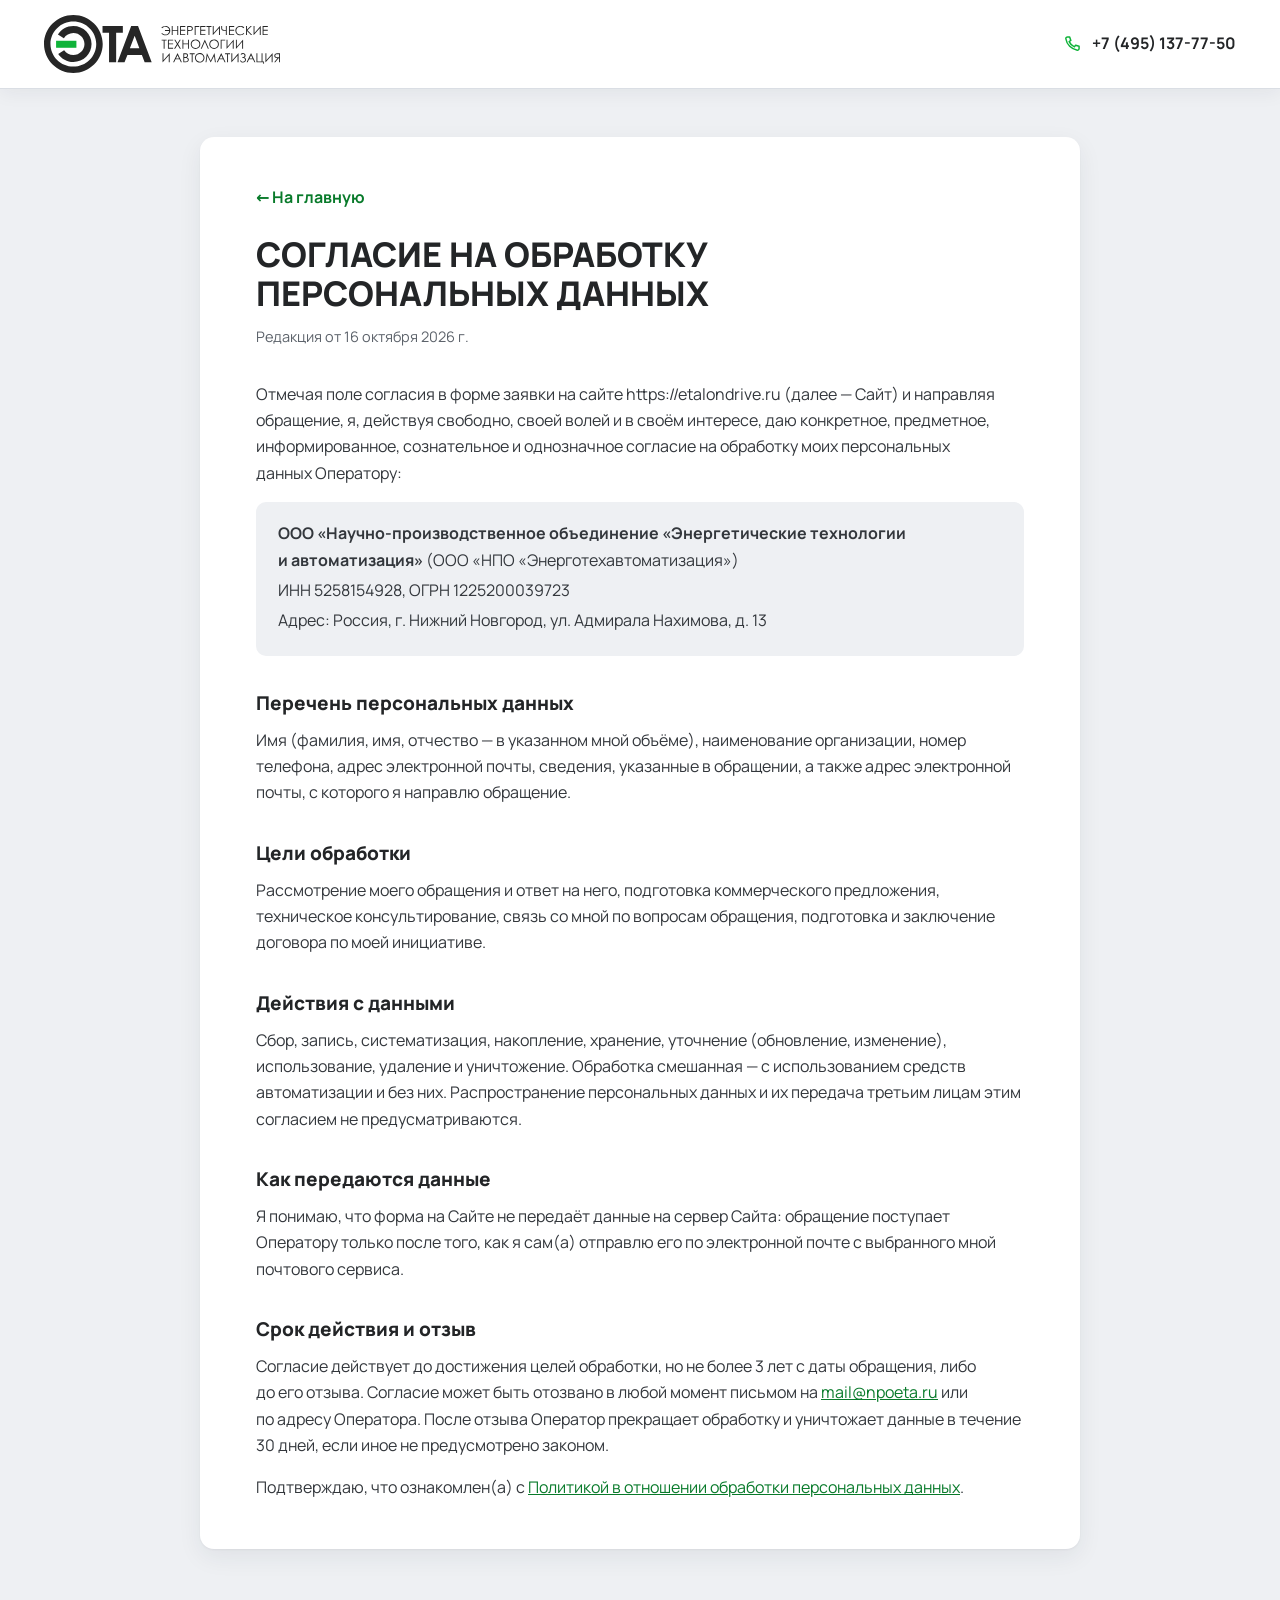
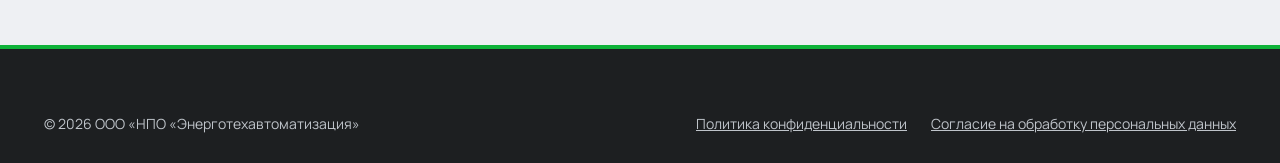
<file: consent.html>
<!doctype html>
<html lang="ru">
<head>
  <meta charset="utf-8">
  <meta name="viewport" content="width=device-width, initial-scale=1">
  <title>Согласие на обработку персональных данных | ЭТАЛОН ДРАЙВ</title>
  <meta name="robots" content="noindex, follow">
  <link rel="icon" href="favicon.ico" sizes="48x48">
  <link rel="icon" href="assets/img/favicon.svg" type="image/svg+xml">
  <link rel="apple-touch-icon" href="assets/img/apple-touch-icon.png">
  <link rel="stylesheet" href="assets/css/style.css?v=7">
  <style>
    .doc{background:var(--light);padding:48px 0 96px}
    .doc__card{max-width:880px;margin:0 auto;background:#fff;border-radius:var(--radius);box-shadow:var(--shadow);padding:48px 56px}
    .doc .back{display:inline-flex;align-items:center;gap:8px;font-weight:700;color:var(--green-dark);text-decoration:none;margin-bottom:24px}
    .doc h1{font-size:clamp(24px,3vw,34px);font-weight:800;text-transform:uppercase;line-height:1.15;margin:0 0 12px}
    .doc .doc__meta{color:var(--muted);font-size:14.5px;margin-bottom:32px}
    .doc h2{font-size:19px;font-weight:800;margin:36px 0 12px}
    .doc p,.doc li{color:#33373C;line-height:1.65}
    .doc ul,.doc ol{list-style:disc;padding-left:22px;margin:0 0 1em}
    .doc li{margin-bottom:6px}
    .doc .req{background:var(--light);border-radius:var(--radius-sm);padding:18px 22px;margin:0 0 8px}
    .doc .req p{margin:0 0 4px}
    .doc a{color:var(--green-dark)}
    .doc .note{border-left:4px solid var(--green);background:var(--green-tint);padding:14px 18px;border-radius:0 var(--radius-sm) var(--radius-sm) 0}
    @media (max-width:720px){.doc{padding:24px 0 72px}.doc__card{padding:28px 20px}}
  </style>
</head>
<body>
<header class="header is-scrolled">
  <div class="container header__inner">
    <a class="header__logo" href="index.html"><img src="assets/img/logo-eta.svg" alt="ЭТА — Энергетические технологии и автоматизация" width="240" height="60"></a>
    <div class="header__actions" style="margin-left:auto">
      <a class="header__phone" href="tel:+74951377750" aria-label="Позвонить: +7 (495) 137-77-50"><svg class="ico" viewBox="0 0 24 24"><path d="M6.6 3.5h2.6l1.4 4.2-2 1.4a12 12 0 0 0 6.3 6.3l1.4-2 4.2 1.4v2.6a2 2 0 0 1-2.2 2A16.5 16.5 0 0 1 4.6 5.7a2 2 0 0 1 2-2.2z" fill="none" stroke="currentColor" stroke-width="1.8" stroke-linejoin="round"/></svg><span>+7 (495) 137-77-50</span></a>
    </div>
  </div>
</header>
<main class="doc">
  <div class="container">
    <article class="doc__card">
      <a class="back" href="index.html">← На главную</a>
      <h1>Согласие на&nbsp;обработку персональных данных</h1>
      <p class="doc__meta">Редакция от 16 октября 2026&nbsp;г.</p>

      <p>Отмечая поле согласия в&nbsp;форме заявки на&nbsp;сайте https://etalondrive.ru (далее — Сайт) и&nbsp;направляя обращение, я, действуя свободно, своей волей и&nbsp;в&nbsp;своём интересе, даю конкретное, предметное, информированное, сознательное и&nbsp;однозначное согласие на&nbsp;обработку моих персональных данных Оператору:</p>
      <div class="req">
        <p><b>ООО «Научно-производственное объединение «Энергетические технологии и&nbsp;автоматизация»</b> (ООО «НПО «Энерготехавтоматизация»)</p>
        <p>ИНН 5258154928, ОГРН 1225200039723</p>
        <p>Адрес: Россия, г.&nbsp;Нижний Новгород, ул.&nbsp;Адмирала Нахимова, д.&nbsp;13</p>
      </div>

      <h2>Перечень персональных данных</h2>
      <p>Имя (фамилия, имя, отчество — в&nbsp;указанном мной объёме), наименование организации, номер телефона, адрес электронной почты, сведения, указанные в&nbsp;обращении, а&nbsp;также адрес электронной почты, с&nbsp;которого я&nbsp;направлю обращение.</p>

      <h2>Цели обработки</h2>
      <p>Рассмотрение моего обращения и&nbsp;ответ на&nbsp;него, подготовка коммерческого предложения, техническое консультирование, связь со&nbsp;мной по&nbsp;вопросам обращения, подготовка и&nbsp;заключение договора по&nbsp;моей инициативе.</p>

      <h2>Действия с&nbsp;данными</h2>
      <p>Сбор, запись, систематизация, накопление, хранение, уточнение (обновление, изменение), использование, удаление и&nbsp;уничтожение. Обработка смешанная — с&nbsp;использованием средств автоматизации и&nbsp;без них. Распространение персональных данных и&nbsp;их передача третьим лицам этим согласием не&nbsp;предусматриваются.</p>

      <h2>Как передаются данные</h2>
      <p>Я&nbsp;понимаю, что форма на&nbsp;Сайте не&nbsp;передаёт данные на&nbsp;сервер Сайта: обращение поступает Оператору только после того, как я&nbsp;сам(а) отправлю его по&nbsp;электронной почте с&nbsp;выбранного мной почтового сервиса.</p>

      <h2>Срок действия и&nbsp;отзыв</h2>
      <p>Согласие действует до&nbsp;достижения целей обработки, но&nbsp;не&nbsp;более 3&nbsp;лет с&nbsp;даты обращения, либо до&nbsp;его отзыва. Согласие может быть отозвано в&nbsp;любой момент письмом на&nbsp;<a href="mailto:mail@npoeta.ru">mail@npoeta.ru</a> или по&nbsp;адресу Оператора. После отзыва Оператор прекращает обработку и&nbsp;уничтожает данные в&nbsp;течение 30&nbsp;дней, если иное не&nbsp;предусмотрено законом.</p>

      <p>Подтверждаю, что ознакомлен(а) с&nbsp;<a href="policy.html">Политикой в&nbsp;отношении обработки персональных данных</a>.</p>
    </article>
  </div>
</main>
<footer class="footer">
  <div class="container footer__bottom footer__bottom--plain">
    <span>© 2026 ООО «НПО «Энерготехавтоматизация»</span>
    <span class="footer__legal"><a href="policy.html">Политика конфиденциальности</a><a href="consent.html">Согласие на обработку персональных данных</a></span>
  </div>
</footer>
</body>
</html>
</file>
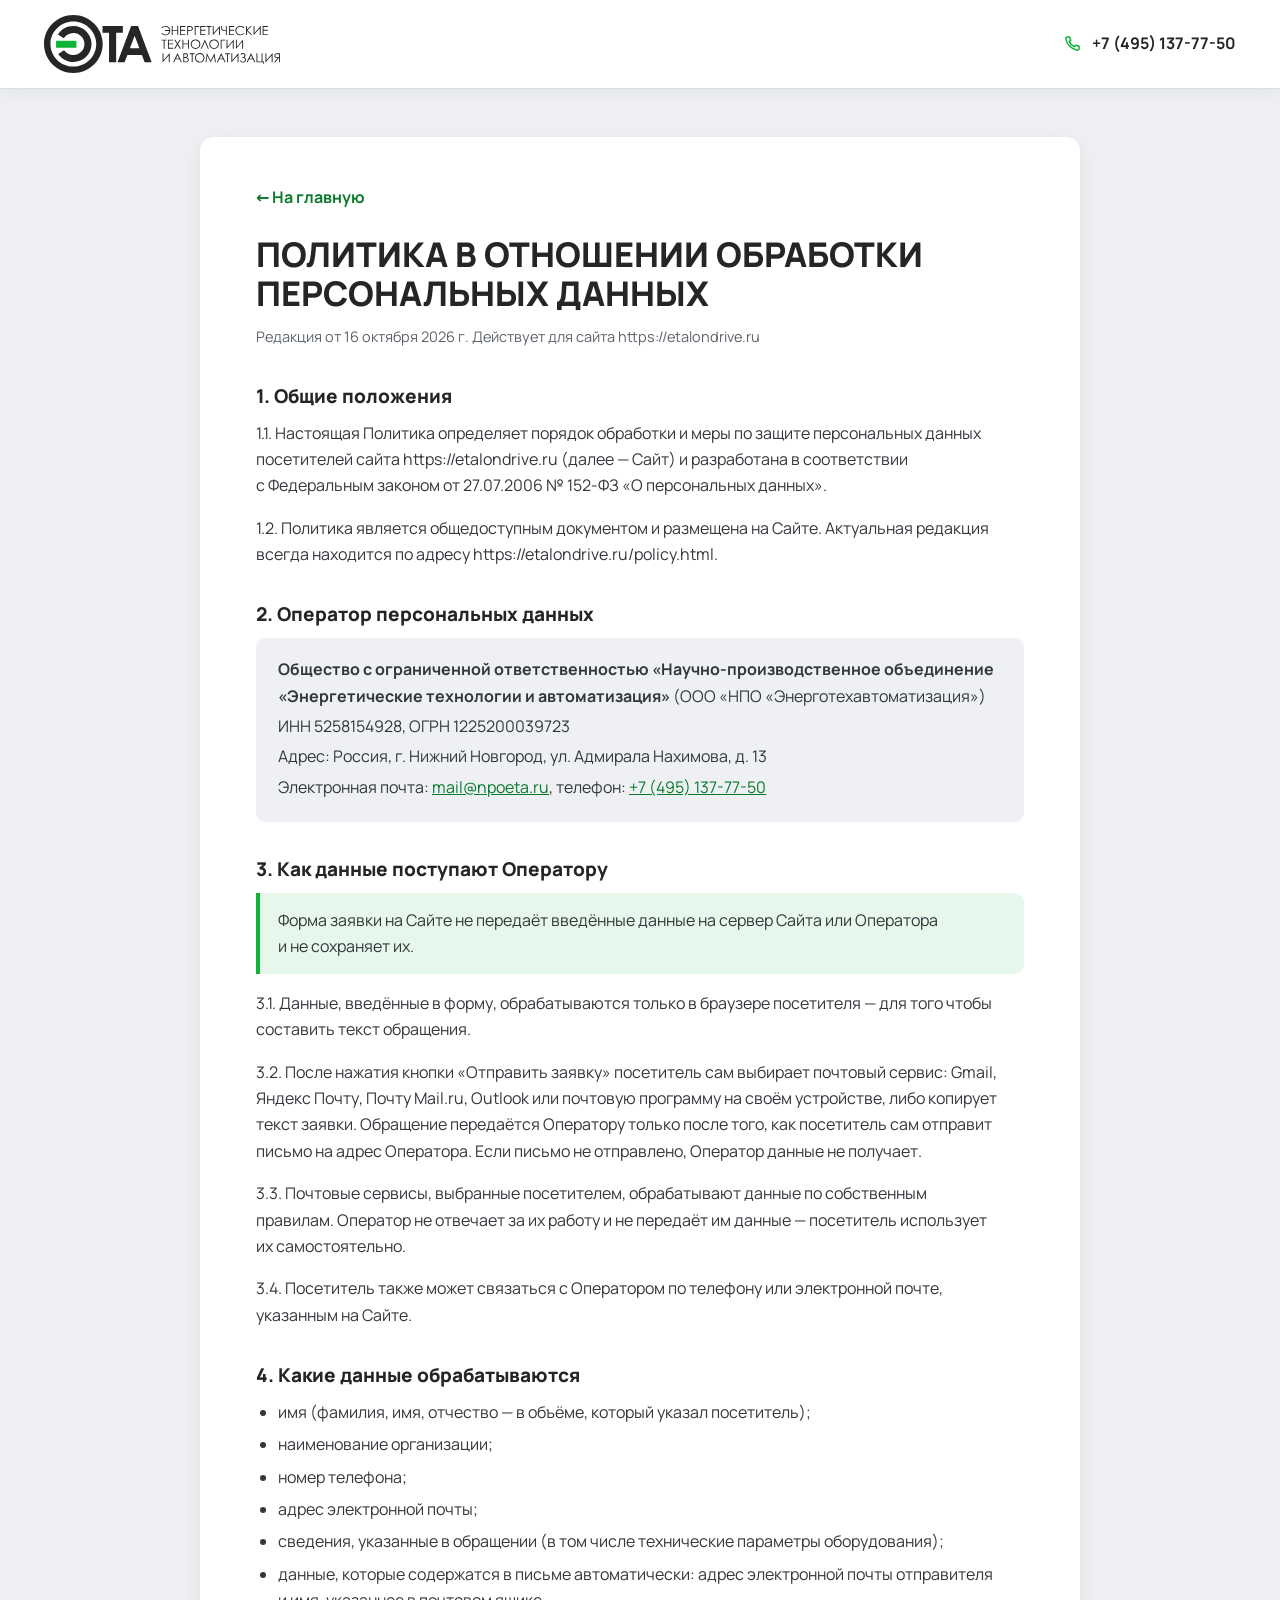
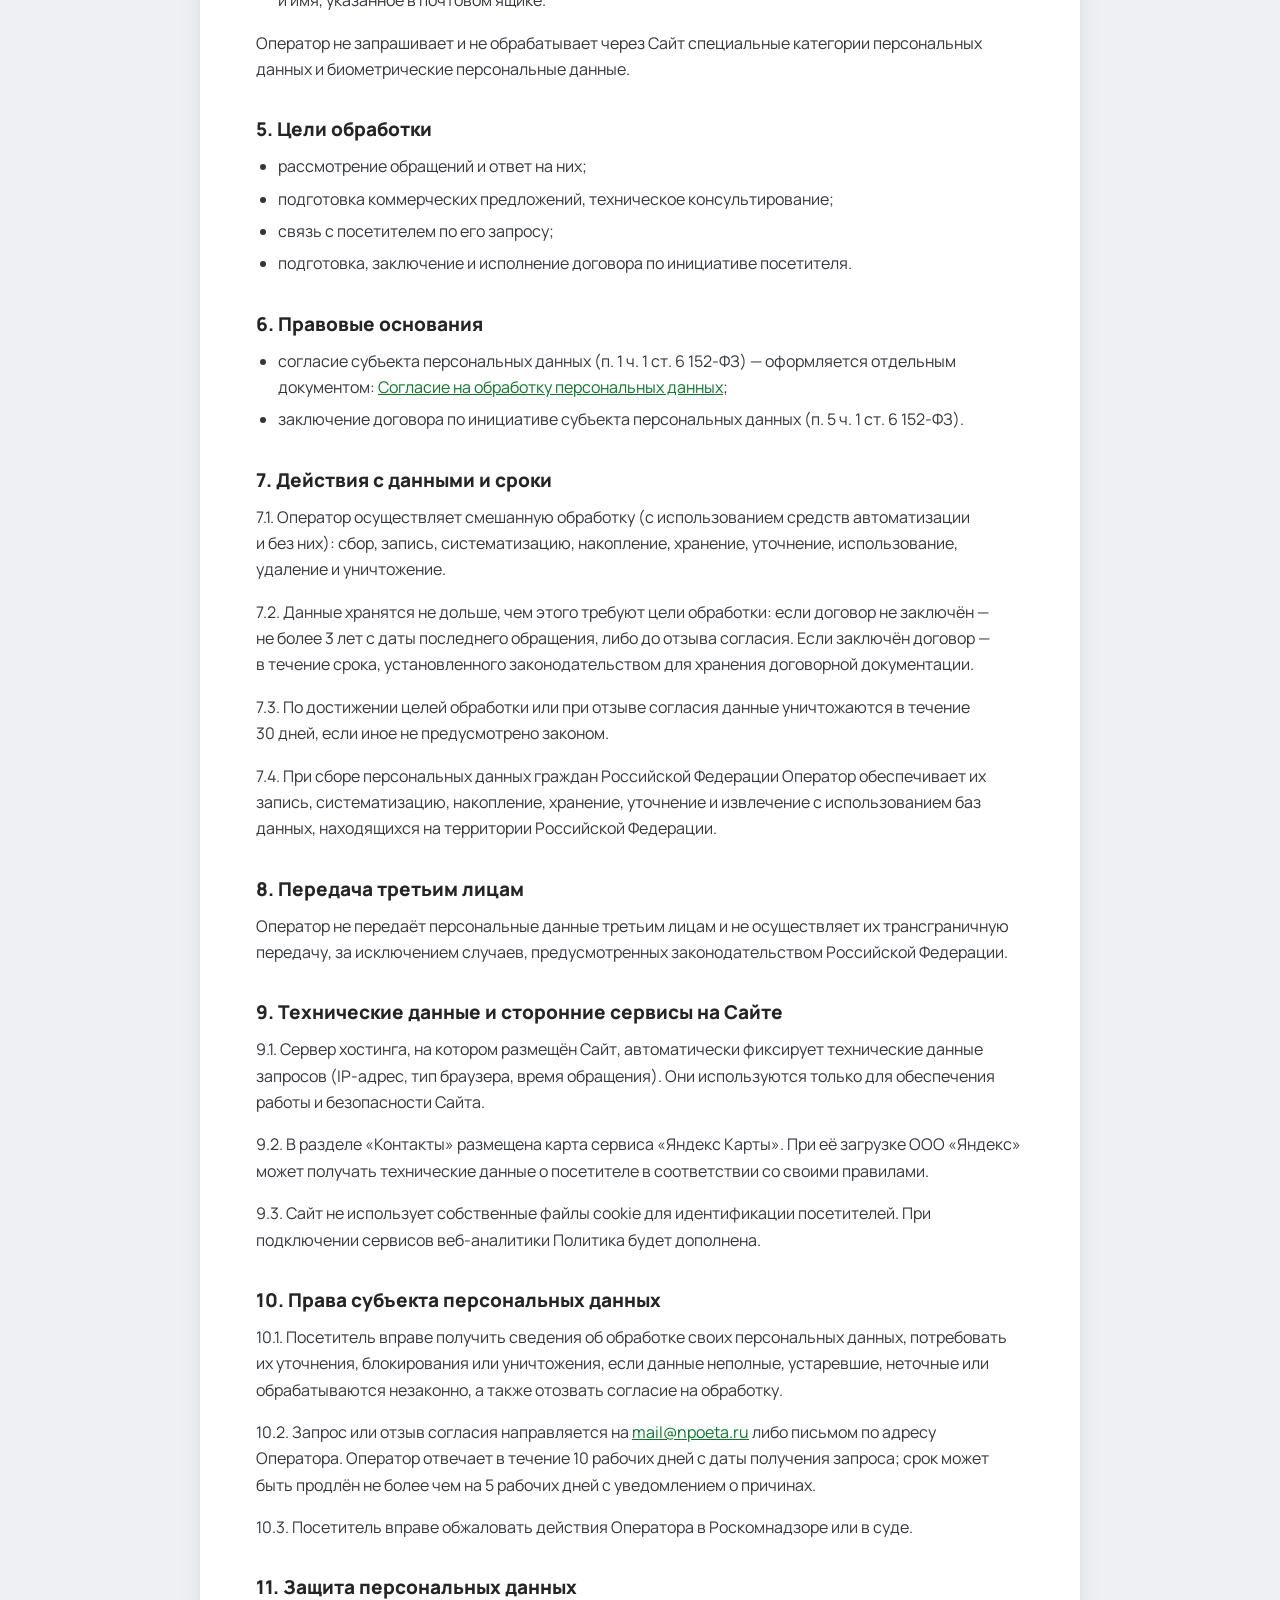
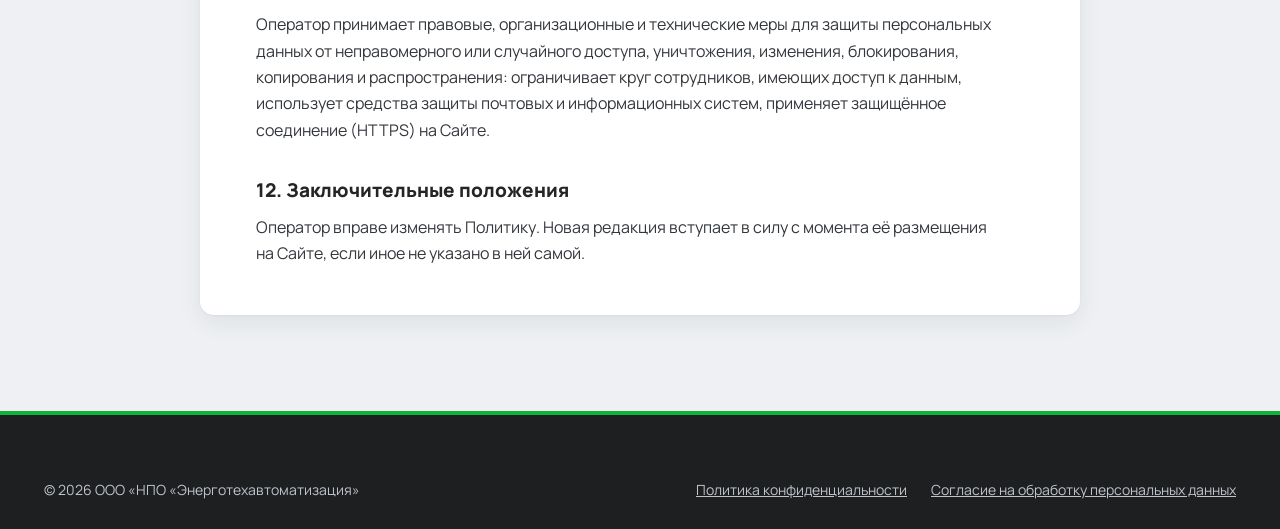
<file: policy.html>
<!doctype html>
<html lang="ru">
<head>
  <meta charset="utf-8">
  <meta name="viewport" content="width=device-width, initial-scale=1">
  <title>Политика конфиденциальности | ЭТАЛОН ДРАЙВ</title>
  <meta name="robots" content="noindex, follow">
  <link rel="icon" href="favicon.ico" sizes="48x48">
  <link rel="icon" href="assets/img/favicon.svg" type="image/svg+xml">
  <link rel="apple-touch-icon" href="assets/img/apple-touch-icon.png">
  <link rel="stylesheet" href="assets/css/style.css?v=7">
  <style>
    .doc{background:var(--light);padding:48px 0 96px}
    .doc__card{max-width:880px;margin:0 auto;background:#fff;border-radius:var(--radius);box-shadow:var(--shadow);padding:48px 56px}
    .doc .back{display:inline-flex;align-items:center;gap:8px;font-weight:700;color:var(--green-dark);text-decoration:none;margin-bottom:24px}
    .doc h1{font-size:clamp(24px,3vw,34px);font-weight:800;text-transform:uppercase;line-height:1.15;margin:0 0 12px}
    .doc .doc__meta{color:var(--muted);font-size:14.5px;margin-bottom:32px}
    .doc h2{font-size:19px;font-weight:800;margin:36px 0 12px}
    .doc p,.doc li{color:#33373C;line-height:1.65}
    .doc ul,.doc ol{list-style:disc;padding-left:22px;margin:0 0 1em}
    .doc li{margin-bottom:6px}
    .doc .req{background:var(--light);border-radius:var(--radius-sm);padding:18px 22px;margin:0 0 8px}
    .doc .req p{margin:0 0 4px}
    .doc a{color:var(--green-dark)}
    .doc .note{border-left:4px solid var(--green);background:var(--green-tint);padding:14px 18px;border-radius:0 var(--radius-sm) var(--radius-sm) 0}
    @media (max-width:720px){.doc{padding:24px 0 72px}.doc__card{padding:28px 20px}}
  </style>
</head>
<body>
<header class="header is-scrolled">
  <div class="container header__inner">
    <a class="header__logo" href="index.html"><img src="assets/img/logo-eta.svg" alt="ЭТА — Энергетические технологии и автоматизация" width="240" height="60"></a>
    <div class="header__actions" style="margin-left:auto">
      <a class="header__phone" href="tel:+74951377750" aria-label="Позвонить: +7 (495) 137-77-50"><svg class="ico" viewBox="0 0 24 24"><path d="M6.6 3.5h2.6l1.4 4.2-2 1.4a12 12 0 0 0 6.3 6.3l1.4-2 4.2 1.4v2.6a2 2 0 0 1-2.2 2A16.5 16.5 0 0 1 4.6 5.7a2 2 0 0 1 2-2.2z" fill="none" stroke="currentColor" stroke-width="1.8" stroke-linejoin="round"/></svg><span>+7 (495) 137-77-50</span></a>
    </div>
  </div>
</header>
<main class="doc">
  <div class="container">
    <article class="doc__card">
      <a class="back" href="index.html">← На главную</a>
      <h1>Политика в&nbsp;отношении обработки персональных данных</h1>
      <p class="doc__meta">Редакция от 16 октября 2026&nbsp;г. Действует для сайта https://etalondrive.ru</p>

      <h2>1. Общие положения</h2>
      <p>1.1. Настоящая Политика определяет порядок обработки и&nbsp;меры по&nbsp;защите персональных данных посетителей сайта https://etalondrive.ru (далее — Сайт) и&nbsp;разработана в&nbsp;соответствии с&nbsp;Федеральным законом от&nbsp;27.07.2006 №&nbsp;152-ФЗ «О&nbsp;персональных данных».</p>
      <p>1.2. Политика является общедоступным документом и&nbsp;размещена на&nbsp;Сайте. Актуальная редакция всегда находится по&nbsp;адресу https://etalondrive.ru/policy.html.</p>

      <h2>2. Оператор персональных данных</h2>
      <div class="req">
        <p><b>Общество с&nbsp;ограниченной ответственностью «Научно-производственное объединение «Энергетические технологии и&nbsp;автоматизация»</b> (ООО «НПО «Энерготехавтоматизация»)</p>
        <p>ИНН 5258154928, ОГРН 1225200039723</p>
        <p>Адрес: Россия, г.&nbsp;Нижний Новгород, ул.&nbsp;Адмирала Нахимова, д.&nbsp;13</p>
        <p>Электронная почта: <a href="mailto:mail@npoeta.ru">mail@npoeta.ru</a>, телефон: <a href="tel:+74951377750">+7&nbsp;(495)&nbsp;137-77-50</a></p>
      </div>

      <h2>3. Как данные поступают Оператору</h2>
      <p class="note">Форма заявки на&nbsp;Сайте не&nbsp;передаёт введённые данные на&nbsp;сервер Сайта или Оператора и&nbsp;не&nbsp;сохраняет их.</p>
      <p>3.1. Данные, введённые в&nbsp;форму, обрабатываются только в&nbsp;браузере посетителя — для того чтобы составить текст обращения.</p>
      <p>3.2. После нажатия кнопки «Отправить заявку» посетитель сам выбирает почтовый сервис: Gmail, Яндекс Почту, Почту Mail.ru, Outlook или почтовую программу на&nbsp;своём устройстве, либо копирует текст заявки. Обращение передаётся Оператору только после того, как посетитель сам отправит письмо на&nbsp;адрес Оператора. Если письмо не&nbsp;отправлено, Оператор данные не&nbsp;получает.</p>
      <p>3.3. Почтовые сервисы, выбранные посетителем, обрабатывают данные по&nbsp;собственным правилам. Оператор не&nbsp;отвечает за&nbsp;их работу и&nbsp;не&nbsp;передаёт им данные — посетитель использует их самостоятельно.</p>
      <p>3.4. Посетитель также может связаться с&nbsp;Оператором по&nbsp;телефону или электронной почте, указанным на&nbsp;Сайте.</p>

      <h2>4. Какие данные обрабатываются</h2>
      <ul>
        <li>имя (фамилия, имя, отчество — в&nbsp;объёме, который указал посетитель);</li>
        <li>наименование организации;</li>
        <li>номер телефона;</li>
        <li>адрес электронной почты;</li>
        <li>сведения, указанные в&nbsp;обращении (в&nbsp;том числе технические параметры оборудования);</li>
        <li>данные, которые содержатся в&nbsp;письме автоматически: адрес электронной почты отправителя и&nbsp;имя, указанное в&nbsp;почтовом ящике.</li>
      </ul>
      <p>Оператор не&nbsp;запрашивает и&nbsp;не&nbsp;обрабатывает через Сайт специальные категории персональных данных и&nbsp;биометрические персональные данные.</p>

      <h2>5. Цели обработки</h2>
      <ul>
        <li>рассмотрение обращений и&nbsp;ответ на&nbsp;них;</li>
        <li>подготовка коммерческих предложений, техническое консультирование;</li>
        <li>связь с&nbsp;посетителем по&nbsp;его запросу;</li>
        <li>подготовка, заключение и&nbsp;исполнение договора по&nbsp;инициативе посетителя.</li>
      </ul>

      <h2>6. Правовые основания</h2>
      <ul>
        <li>согласие субъекта персональных данных (п.&nbsp;1 ч.&nbsp;1 ст.&nbsp;6 152-ФЗ) — оформляется отдельным документом: <a href="consent.html">Согласие на&nbsp;обработку персональных данных</a>;</li>
        <li>заключение договора по&nbsp;инициативе субъекта персональных данных (п.&nbsp;5 ч.&nbsp;1 ст.&nbsp;6 152-ФЗ).</li>
      </ul>

      <h2>7. Действия с&nbsp;данными и&nbsp;сроки</h2>
      <p>7.1. Оператор осуществляет смешанную обработку (с&nbsp;использованием средств автоматизации и&nbsp;без них): сбор, запись, систематизацию, накопление, хранение, уточнение, использование, удаление и&nbsp;уничтожение.</p>
      <p>7.2. Данные хранятся не&nbsp;дольше, чем этого требуют цели обработки: если договор не&nbsp;заключён — не&nbsp;более 3&nbsp;лет с&nbsp;даты последнего обращения, либо до&nbsp;отзыва согласия. Если заключён договор — в&nbsp;течение срока, установленного законодательством для хранения договорной документации.</p>
      <p>7.3. По&nbsp;достижении целей обработки или при отзыве согласия данные уничтожаются в&nbsp;течение 30&nbsp;дней, если иное не&nbsp;предусмотрено законом.</p>
      <p>7.4. При сборе персональных данных граждан Российской Федерации Оператор обеспечивает их запись, систематизацию, накопление, хранение, уточнение и&nbsp;извлечение с&nbsp;использованием баз данных, находящихся на&nbsp;территории Российской Федерации.</p>

      <h2>8. Передача третьим лицам</h2>
      <p>Оператор не&nbsp;передаёт персональные данные третьим лицам и&nbsp;не&nbsp;осуществляет их трансграничную передачу, за&nbsp;исключением случаев, предусмотренных законодательством Российской Федерации.</p>

      <h2>9. Технические данные и&nbsp;сторонние сервисы на&nbsp;Сайте</h2>
      <p>9.1. Сервер хостинга, на&nbsp;котором размещён Сайт, автоматически фиксирует технические данные запросов (IP-адрес, тип браузера, время обращения). Они используются только для обеспечения работы и&nbsp;безопасности Сайта.</p>
      <p>9.2. В&nbsp;разделе «Контакты» размещена карта сервиса «Яндекс Карты». При её загрузке ООО «Яндекс» может получать технические данные о&nbsp;посетителе в&nbsp;соответствии со&nbsp;своими правилами.</p>
      <p>9.3. Сайт не&nbsp;использует собственные файлы cookie для идентификации посетителей. При подключении сервисов веб-аналитики Политика будет дополнена.</p>

      <h2>10. Права субъекта персональных данных</h2>
      <p>10.1. Посетитель вправе получить сведения об&nbsp;обработке своих персональных данных, потребовать их уточнения, блокирования или уничтожения, если данные неполные, устаревшие, неточные или обрабатываются незаконно, а&nbsp;также отозвать согласие на&nbsp;обработку.</p>
      <p>10.2. Запрос или отзыв согласия направляется на&nbsp;<a href="mailto:mail@npoeta.ru">mail@npoeta.ru</a> либо письмом по&nbsp;адресу Оператора. Оператор отвечает в&nbsp;течение 10&nbsp;рабочих дней с&nbsp;даты получения запроса; срок может быть продлён не&nbsp;более чем на&nbsp;5&nbsp;рабочих дней с&nbsp;уведомлением о&nbsp;причинах.</p>
      <p>10.3. Посетитель вправе обжаловать действия Оператора в&nbsp;Роскомнадзоре или в&nbsp;суде.</p>

      <h2>11. Защита персональных данных</h2>
      <p>Оператор принимает правовые, организационные и&nbsp;технические меры для защиты персональных данных от&nbsp;неправомерного или случайного доступа, уничтожения, изменения, блокирования, копирования и&nbsp;распространения: ограничивает круг сотрудников, имеющих доступ к&nbsp;данным, использует средства защиты почтовых и&nbsp;информационных систем, применяет защищённое соединение (HTTPS) на&nbsp;Сайте.</p>

      <h2>12. Заключительные положения</h2>
      <p>Оператор вправе изменять Политику. Новая редакция вступает в&nbsp;силу с&nbsp;момента её размещения на&nbsp;Сайте, если иное не&nbsp;указано в&nbsp;ней самой.</p>
    </article>
  </div>
</main>
<footer class="footer">
  <div class="container footer__bottom footer__bottom--plain">
    <span>© 2026 ООО «НПО «Энерготехавтоматизация»</span>
    <span class="footer__legal"><a href="policy.html">Политика конфиденциальности</a><a href="consent.html">Согласие на обработку персональных данных</a></span>
  </div>
</footer>
</body>
</html>
</file>
<file: assets/css/style.css>
/* =========================================================
   ЭТАЛОН ДРАЙВ — стили сайта
   Принципы: единая ширина контента (как у шапки), колонки одной
   высоты без пустот, декор только в свободных зонах — никогда под текстом.
   ========================================================= */

/* ---------- Шрифты (локально) ---------- */
@font-face{font-family:"Manrope";font-style:normal;font-weight:400;font-display:swap;src:url(../fonts/manrope-cyrillic-400-normal.woff2) format("woff2");unicode-range:U+0301,U+0400-045F,U+0490-0491,U+04B0-04B1,U+2116}
@font-face{font-family:"Manrope";font-style:normal;font-weight:400;font-display:swap;src:url(../fonts/manrope-latin-400-normal.woff2) format("woff2");unicode-range:U+0000-00FF,U+0131,U+0152-0153,U+02BB-02BC,U+02C6,U+02DA,U+02DC,U+2000-206F,U+2074,U+20AC,U+2122,U+2191,U+2193,U+2212,U+2215,U+FEFF,U+FFFD}
@font-face{font-family:"Manrope";font-style:normal;font-weight:500;font-display:swap;src:url(../fonts/manrope-cyrillic-500-normal.woff2) format("woff2");unicode-range:U+0301,U+0400-045F,U+0490-0491,U+04B0-04B1,U+2116}
@font-face{font-family:"Manrope";font-style:normal;font-weight:500;font-display:swap;src:url(../fonts/manrope-latin-500-normal.woff2) format("woff2");unicode-range:U+0000-00FF,U+0131,U+0152-0153,U+02BB-02BC,U+02C6,U+02DA,U+02DC,U+2000-206F,U+2074,U+20AC,U+2122,U+2191,U+2193,U+2212,U+2215,U+FEFF,U+FFFD}
@font-face{font-family:"Manrope";font-style:normal;font-weight:600;font-display:swap;src:url(../fonts/manrope-cyrillic-600-normal.woff2) format("woff2");unicode-range:U+0301,U+0400-045F,U+0490-0491,U+04B0-04B1,U+2116}
@font-face{font-family:"Manrope";font-style:normal;font-weight:600;font-display:swap;src:url(../fonts/manrope-latin-600-normal.woff2) format("woff2");unicode-range:U+0000-00FF,U+0131,U+0152-0153,U+02BB-02BC,U+02C6,U+02DA,U+02DC,U+2000-206F,U+2074,U+20AC,U+2122,U+2191,U+2193,U+2212,U+2215,U+FEFF,U+FFFD}
@font-face{font-family:"Manrope";font-style:normal;font-weight:700;font-display:swap;src:url(../fonts/manrope-cyrillic-700-normal.woff2) format("woff2");unicode-range:U+0301,U+0400-045F,U+0490-0491,U+04B0-04B1,U+2116}
@font-face{font-family:"Manrope";font-style:normal;font-weight:700;font-display:swap;src:url(../fonts/manrope-latin-700-normal.woff2) format("woff2");unicode-range:U+0000-00FF,U+0131,U+0152-0153,U+02BB-02BC,U+02C6,U+02DA,U+02DC,U+2000-206F,U+2074,U+20AC,U+2122,U+2191,U+2193,U+2212,U+2215,U+FEFF,U+FFFD}
@font-face{font-family:"Manrope";font-style:normal;font-weight:800;font-display:swap;src:url(../fonts/manrope-cyrillic-800-normal.woff2) format("woff2");unicode-range:U+0301,U+0400-045F,U+0490-0491,U+04B0-04B1,U+2116}
@font-face{font-family:"Manrope";font-style:normal;font-weight:800;font-display:swap;src:url(../fonts/manrope-latin-800-normal.woff2) format("woff2");unicode-range:U+0000-00FF,U+0131,U+0152-0153,U+02BB-02BC,U+02C6,U+02DA,U+02DC,U+2000-206F,U+2074,U+20AC,U+2122,U+2191,U+2193,U+2212,U+2215,U+FEFF,U+FFFD}

/* ---------- Токены ---------- */
:root{
  --green:#0FB339;
  --green-dark:#087A2A;
  --green-ui:#0A8530;        /* зелёный для фона с белым текстом (контраст AA ≥ 4.5) */
  --green-ui-hover:#08732A;
  --green-deep:#08732A;
  --green-light:#3FD656;
  --green-tint:rgba(15,179,57,.10);

  --ink:#232527;
  --text:#33373C;
  --muted:#5D636B;
  --graphite:#2B2D30;
  --graphite-2:#36393D;
  --graphite-3:#404448;
  --on-dark:#E9EBEE;
  --on-dark-muted:#B5BAC1;
  --light:#EEF0F3;
  --white:#fff;
  --line:#DADEE4;

  --radius-lg:20px;
  --radius:14px;
  --radius-sm:10px;
  --shadow:0 1px 2px rgba(30,40,50,.05), 0 8px 24px rgba(30,40,50,.07);
  --shadow-hover:0 2px 4px rgba(30,40,50,.06), 0 16px 36px rgba(30,40,50,.12);

  --container:1240px;
  --gutter:24px;
  --gap:24px;
  --header-h:88px;
  --section-y:112px;
  --corner-h:72px;
  --font:"Manrope",system-ui,-apple-system,"Segoe UI",Roboto,Arial,sans-serif;
}

/* ---------- База ---------- */
*,*::before,*::after{box-sizing:border-box}
[hidden]{display:none!important}
html.is-locked,html.is-locked body{overflow:hidden}
html{scroll-behavior:smooth;scroll-padding-top:calc(var(--header-h) + 8px);-webkit-text-size-adjust:100%}
body{margin:0;font-family:var(--font);font-size:16px;line-height:1.6;color:var(--text);background:var(--white);overflow-x:clip;-webkit-font-smoothing:antialiased}
img{max-width:100%;height:auto;display:block}
a{color:inherit}
h1,h2,h3,h4{margin:0;line-height:1.2;color:var(--ink);text-wrap:balance}
p{margin:0 0 1em;text-wrap:pretty}
p:last-child{margin-bottom:0}
ul,ol{margin:0;padding:0;list-style:none}
figure{margin:0}
button{font:inherit;cursor:pointer}
b,strong{font-weight:700}
.ico{width:1.25em;height:1.25em;flex:none;display:inline-block;vertical-align:middle}
.visually-hidden{position:absolute!important;width:1px;height:1px;overflow:hidden;clip:rect(0 0 0 0);white-space:nowrap}
.skip-link{position:absolute;left:-999px;top:8px;z-index:300;background:var(--green-ui);color:#fff;padding:10px 16px;border-radius:8px}
.skip-link:focus{left:8px}
:focus-visible{outline:3px solid var(--green-light);outline-offset:3px;border-radius:6px}
.container{width:100%;max-width:var(--container);margin:0 auto;padding:0 var(--gutter);position:relative;z-index:1}
.accent{color:var(--green-light)}

/* ---------- Кнопки ---------- */
.btn{display:inline-flex;align-items:center;justify-content:center;gap:10px;min-height:52px;padding:14px 22px;border-radius:12px;border:2px solid transparent;font-weight:700;font-size:15.5px;line-height:1.2;text-decoration:none;transition:background-color .2s,transform .15s,box-shadow .2s,color .2s,border-color .2s;text-align:center}
.btn:active{transform:translateY(1px) scale(.99)}
.btn--primary{background:var(--green-ui);color:#fff;box-shadow:0 6px 18px rgba(10,133,48,.25)}
.btn--primary:hover{background:var(--green-ui-hover)}
.btn--ghost{border-color:var(--line);color:var(--ink);background:#fff}
.btn--ghost:hover{border-color:var(--ink)}
.btn--sm{min-height:42px;padding:10px 18px;font-size:14px;white-space:nowrap}
.btn--block{width:100%}
.btn .ico{width:18px;height:18px}

/* ---------- Шапка ---------- */
.header{position:sticky;top:0;z-index:100;border-bottom:1px solid transparent;transition:border-color .2s,box-shadow .2s}
/* фон с размытием вынесен в псевдоэлемент, чтобы не ломать position:fixed у мобильного меню */
.header::before{content:"";position:absolute;inset:0;z-index:-1;background:rgba(255,255,255,.96);backdrop-filter:saturate(1.4) blur(12px);-webkit-backdrop-filter:saturate(1.4) blur(12px)}
.header.is-scrolled{border-color:var(--line);box-shadow:0 4px 18px rgba(30,40,50,.06)}
.header__inner{display:flex;align-items:center;gap:40px;height:var(--header-h)}
.header__logo{flex:none;display:block}
.header__logo img{width:236px;height:auto}
.nav{display:flex;align-items:center;gap:36px;margin:0 auto}
.nav > a{position:relative;padding:8px 0;text-decoration:none;font-weight:600;font-size:15.5px;color:var(--ink);transition:color .2s;white-space:nowrap}
.nav > a::after{content:"";position:absolute;left:0;right:0;bottom:0;height:2px;background:var(--green);transform:scaleX(0);transform-origin:left;transition:transform .25s ease}
.nav > a:hover{color:var(--green-dark)}
.nav > a.is-active{color:var(--green-dark)}
.nav > a.is-active::after{transform:scaleX(1)}
.nav__mobile-extra{display:none}
.header__actions{display:flex;align-items:center;gap:12px;flex:none}
.header__phone{display:flex;align-items:center;gap:10px;font-weight:700;font-size:16px;text-decoration:none;white-space:nowrap;color:var(--ink);transition:color .2s}
.header__phone:hover{color:var(--green-dark)}
.header__phone .ico{color:var(--green);width:20px;height:20px}
.burger{display:none;width:48px;height:48px;border:0;border-radius:12px;background:var(--light);padding:0;flex-direction:column;align-items:center;justify-content:center;gap:5px}
.burger span{display:block;width:20px;height:2px;background:var(--ink);border-radius:2px;transition:transform .25s,opacity .2s}
.burger[aria-expanded="true"] span:nth-child(1){transform:translateY(7px) rotate(45deg)}
.burger[aria-expanded="true"] span:nth-child(2){opacity:0}
.burger[aria-expanded="true"] span:nth-child(3){transform:translateY(-7px) rotate(-45deg)}

/* ---------- Декор: полосы внутри панели ---------- */
.stripes{position:absolute;inset:0;overflow:hidden;pointer-events:none;border-radius:inherit}
.stripes i{position:absolute;inset:0;display:block}
.stripes i:nth-child(1){background:linear-gradient(135deg,var(--green-light),var(--green) 50%,var(--green-deep));clip-path:polygon(52% 0,78% 0,100% 30%,100% 66%)}
.stripes i:nth-child(2){background:var(--green-light);clip-path:polygon(84% 0,89% 0,100% 15%,100% 22%)}
.stripes i:nth-child(3){background:linear-gradient(160deg,var(--green),var(--green-deep));clip-path:polygon(0 62%,0 100%,30% 100%)}

/* ---------- Декор: уголок в верхнем отступе секции (не заходит на контент) ---------- */
.corner{position:absolute;top:0;right:0;width:min(360px,40vw);height:var(--corner-h);pointer-events:none;z-index:0}
.corner i{position:absolute;inset:0;display:block}
.corner i:nth-child(1){background:linear-gradient(120deg,var(--green-light),var(--green) 55%,var(--green-deep));clip-path:polygon(38% 0,100% 0,100% 100%,62% 100%)}
.corner i:nth-child(2){background:var(--green-light);clip-path:polygon(22% 0,30% 0,54% 100%,46% 100%)}
.corner i:nth-child(3){background:var(--green-deep);clip-path:polygon(8% 0,14% 0,38% 100%,32% 100%);opacity:.9}
.corner--left{right:auto;left:0;transform:scaleX(-1)}

/* ---------- Hero ---------- */
.hero{padding:56px 0 80px;background:linear-gradient(180deg,#fff 0%,#F6F7F9 100%)}
.hero__grid{display:grid;grid-template-columns:repeat(12,1fr);gap:var(--gap);align-items:stretch}
.hero__text{grid-column:1 / span 6;display:flex;flex-direction:column;justify-content:center;padding:24px 0}
.eyebrow{display:inline-flex;align-self:flex-start;font-weight:700;text-transform:uppercase;letter-spacing:.08em;font-size:13.5px;color:var(--ink);padding-left:14px;border-left:4px solid var(--green);margin-bottom:28px}
.hero__title{display:flex;flex-direction:column;align-items:flex-start;font-size:inherit;line-height:1.3}
.hero__title img{width:min(540px,100%)}
.hero__lead{font-size:19px;line-height:1.6;color:var(--muted);max-width:34em;margin:28px 0 36px}
.hero__buttons{display:flex;flex-wrap:wrap;gap:12px}
.hero__stage{grid-column:7 / span 6;position:relative;border-radius:var(--radius-lg);background:linear-gradient(160deg,#F3F5F7,#E4E8EC);overflow:hidden;min-height:480px;display:flex;align-items:center;justify-content:center;padding:40px}
.hero__stage img{position:relative;z-index:1;width:100%;max-width:560px;filter:drop-shadow(0 24px 30px rgba(20,30,40,.28))}
.kpis{display:grid;grid-template-columns:repeat(4,minmax(0,1fr));gap:var(--gap);margin-top:var(--gap)}
.kpi{background:#fff;border-radius:var(--radius);box-shadow:var(--shadow);padding:24px 26px;border-top:4px solid var(--green)}
.kpi b{display:block;white-space:nowrap;font-size:clamp(20px,1.9vw,27px);font-weight:800;color:var(--green-dark);line-height:1.15;font-variant-numeric:tabular-nums}
.kpi span{display:block;font-size:14.5px;color:var(--muted);margin-top:8px;line-height:1.4}

/* ---------- Секции ---------- */
.section{position:relative;padding:var(--section-y) 0}
.section--light{background:var(--light)}
.section--dark{background:var(--graphite);color:var(--on-dark)}
.section--dark h2,.section--dark h3,.section--dark h4{color:#fff}
.section--dark .card:not(.card--dark) :is(h2,h3,h4){color:var(--ink)}

.section-head{display:flex;align-items:center;gap:18px;margin-bottom:48px}
.section-head::after{content:"";flex:1;min-width:40px;height:2px;background:currentColor;opacity:.18}
.section-head__num{flex:none;font-weight:800;font-size:14px;color:#fff;background:var(--green-ui);border-radius:8px;padding:7px 10px;line-height:1}
.section-title{font-weight:800;font-size:clamp(26px,3vw,40px);text-transform:uppercase;letter-spacing:-.005em;line-height:1.12}
.section-lead{font-size:18px;color:var(--muted);max-width:46em;margin:-28px 0 40px}
.section--dark .section-lead{color:var(--on-dark-muted)}
.subhead{font-weight:800;font-size:clamp(21px,2.2vw,28px);text-transform:uppercase;margin:80px 0 32px}
.lead-text{font-size:18px;line-height:1.65;color:var(--ink)}
.section--dark .lead-text{color:var(--on-dark)}

.card{background:#fff;border-radius:var(--radius);box-shadow:var(--shadow);padding:32px}
.card--dark{background:var(--graphite-2);box-shadow:none;border:1px solid rgba(255,255,255,.06);color:var(--on-dark)}
.card__title{font-size:20px;font-weight:800;margin-bottom:18px}
.photo{position:relative;border-radius:var(--radius);overflow:hidden;box-shadow:var(--shadow);min-height:260px;background:var(--graphite)}
.photo img{position:absolute;inset:0;width:100%;height:100%;object-fit:cover}

.list-check li{position:relative;padding-left:32px;margin-bottom:12px;line-height:1.5}
.list-check li:last-child{margin-bottom:0}
.list-check li::before{content:"";position:absolute;left:0;top:2px;width:20px;height:20px;border-radius:6px;background:var(--green-ui) url("data:image/svg+xml,%3Csvg xmlns='http://www.w3.org/2000/svg' viewBox='0 0 24 24'%3E%3Cpath d='M5 12.5l4.5 4.5L19 7.5' fill='none' stroke='white' stroke-width='3' stroke-linecap='round' stroke-linejoin='round'/%3E%3C/svg%3E") center/14px no-repeat}
.list-check--spaced li{margin-bottom:20px}
.list-check--sm li{font-size:14.5px;margin-bottom:6px;padding-left:28px}
.list-check--sm li::before{width:18px;height:18px;background-size:12px;top:2px}
.list-check--2col{display:grid;grid-template-columns:1fr 1fr;gap:12px 28px}
.list-check--2col li{margin:0}

.label{display:inline-block;background:var(--green-ui);color:#fff;font-weight:700;font-size:13.5px;padding:6px 12px;border-radius:8px}
.green-cap{background:var(--green-ui);color:#fff;font-weight:700;font-size:14px;text-align:center;padding:12px 16px}

/* ---------- О компании ---------- */
.grid-about{display:grid;grid-template-columns:repeat(12,1fr);gap:var(--gap)}
.about__text{grid-column:span 7;display:flex;flex-direction:column;justify-content:center}
.about__text p:not(.lead-text){color:var(--muted)}
.about__photo{grid-column:span 5}
.stats{display:grid;grid-template-columns:repeat(3,1fr);gap:var(--gap);margin-top:var(--gap)}
.stat{background:var(--green-ui);color:#fff;border-radius:var(--radius);padding:28px;display:flex;flex-direction:column;gap:10px}
.stat b{font-size:clamp(30px,3vw,42px);font-weight:800;line-height:1;font-variant-numeric:tabular-nums;white-space:nowrap}
.stat span{font-size:15px;font-weight:600;opacity:.95}
.grid-resources{display:grid;grid-template-columns:repeat(12,1fr);gap:var(--gap)}
.res-card{grid-column:span 6}
.res-card__head{display:flex;align-items:center;gap:14px;margin-bottom:20px}
.res-card__head img{width:44px;height:44px}
.res-card__head h4{font-size:19px;font-weight:800}
.res-photo{grid-column:span 6}

/* ---------- Продукт ---------- */
.grid-product{display:grid;grid-template-columns:repeat(12,1fr);gap:var(--gap);align-items:start}
.grid-product .lead-text{grid-column:span 7;font-size:19px;margin:0}
.grid-product .note{grid-column:span 5;margin:0;padding:4px 0 4px 24px;border-left:3px solid var(--green);color:var(--on-dark-muted);font-size:16.5px}
.topology{display:grid;grid-template-columns:1fr 64px 1fr 64px 1fr 64px 1fr;align-items:start;margin-top:56px;background:var(--graphite-2);border:1px solid rgba(255,255,255,.06);border-radius:var(--radius);padding:40px 32px}
.topo-step{display:flex;flex-direction:column;align-items:center;text-align:center;gap:6px}
.topo-step b{font-size:16px;line-height:1.3;color:#fff}
.topo-step span{font-size:14px;color:var(--on-dark-muted);line-height:1.45;max-width:22ch}
.topo-step__ico,.topo-cells{width:72px;height:72px;margin-bottom:12px}
.topo-step__ico{border-radius:50%;background:var(--green);display:grid;place-items:center;color:#fff;box-shadow:0 0 0 8px rgba(15,179,57,.15)}
.topo-step__ico .ico{width:34px;height:34px}
.topo-step__ico--trafo{position:relative}
.topo-step__ico--trafo i{position:absolute;width:26px;height:26px;border:3px solid #fff;border-radius:50%;top:23px}
.topo-step__ico--trafo i:first-child{left:14px}
.topo-step__ico--trafo i:last-child{right:14px}
.topo-cells{display:grid;grid-template-columns:repeat(4,1fr);gap:4px;padding:12px 6px;width:80px}
.topo-cells i{border-radius:3px;background:var(--green-light)}
.topo-arrow{position:relative;height:3px;margin-top:35px;background:var(--green)}
.topo-arrow::after{content:"";position:absolute;right:-1px;top:-6px;border-left:10px solid var(--green);border-top:7.5px solid transparent;border-bottom:7.5px solid transparent}

/* ---------- Отрасли ---------- */
.grid-industries{display:grid;grid-template-columns:repeat(3,1fr);gap:var(--gap)}
.ind-card{display:flex;align-items:center;gap:22px;background:#fff;border-radius:var(--radius);box-shadow:var(--shadow);padding:22px 26px;transition:transform .25s,box-shadow .25s}
.ind-card:hover{transform:translateY(-3px);box-shadow:var(--shadow-hover)}
.ind-card img{width:88px;height:88px;flex:none;object-fit:contain}
.ind-card span{font-weight:700;font-size:17px;color:var(--ink);line-height:1.3}

/* ---------- Преимущества ---------- */
.grid-adv{display:grid;grid-template-columns:repeat(6,1fr);gap:var(--gap)}
.adv{grid-column:span 2;background:var(--graphite-2);border:1px solid rgba(255,255,255,.06);border-radius:var(--radius);padding:30px}
.adv--big{grid-column:span 3;background:linear-gradient(140deg,var(--green-dark),var(--green-deep));border:0}
.adv__num{display:block;font-size:clamp(34px,3.6vw,52px);font-weight:800;line-height:1;color:#fff;margin-bottom:18px;font-variant-numeric:tabular-nums}
.adv__ico{width:52px;height:52px;border-radius:14px;background:rgba(15,179,57,.16);color:var(--green-light);display:grid;place-items:center;margin-bottom:18px}
.adv__ico .ico{width:28px;height:28px}
.adv h3{font-size:19px;font-weight:800;margin-bottom:8px}
.adv p{margin:0;color:var(--on-dark-muted);font-size:15.5px}
.adv--big p{color:rgba(255,255,255,.88)}

/* ---------- Модельный ряд ---------- */
.grid-models{display:grid;grid-template-columns:repeat(12,1fr);gap:var(--gap);align-items:stretch}
.models__pics{grid-column:span 5;display:grid;grid-template-rows:1.6fr 1fr;gap:var(--gap)}
.pic-card{display:flex;flex-direction:column;align-items:center;justify-content:center;gap:12px;padding:24px;min-height:0}
.pic-card img{flex:1;min-height:0;width:100%;object-fit:contain}
.pic-card figcaption{font-size:13.5px;font-weight:700;color:var(--muted);text-transform:uppercase;letter-spacing:.06em}
.models__body{grid-column:span 7;display:grid;gap:var(--gap)}
.code-card__code{margin:16px 0 20px;font-size:clamp(22px,2.4vw,30px);font-weight:800;color:var(--ink);letter-spacing:.01em}
.code-card__code b{color:var(--green-dark)}
.code-card__legend{display:grid;gap:10px;margin:0}
.code-card__legend div{display:grid;grid-template-columns:200px 1fr;gap:16px;align-items:baseline;background:var(--light);border-radius:var(--radius-sm);padding:14px 18px}
.code-card__legend dt{font-weight:800;color:var(--green-dark);font-size:14px}
.code-card__legend dd{margin:0;font-size:14px;color:var(--text);line-height:1.5}
.configurator h3{font-size:20px;font-weight:800;margin-bottom:18px}
.configurator__fields{display:grid;grid-template-columns:1fr 1fr 1.5fr;gap:14px}
.configurator label{display:flex;flex-direction:column;gap:6px;font-size:13.5px;font-weight:700;color:var(--muted)}
.configurator select,.configurator input,.field input,.field select,.field textarea{font:inherit;font-size:16px;font-weight:500;color:var(--ink);padding:12px 14px;min-height:50px;border:1.5px solid var(--line);border-radius:10px;background:#fff;width:100%;transition:border-color .2s,box-shadow .2s}
.configurator select:focus,.configurator input:focus,.field input:focus,.field select:focus,.field textarea:focus{outline:none;border-color:var(--green);box-shadow:0 0 0 4px rgba(15,179,57,.15)}
.configurator__result{display:block;margin:20px 0 16px;background:var(--light);border-radius:var(--radius-sm);padding:18px 20px;border-left:4px solid var(--green)}
.configurator__code{display:block;font-size:24px;font-weight:800;color:var(--green-dark);letter-spacing:.02em}
.configurator__desc{display:block;font-size:15px;color:var(--text);margin-top:4px}
.configurator__hint{font-size:14px;color:#B03A2E;margin:0 0 12px}

/* ---------- Характеристики ---------- */
.spec-table{width:100%;border-collapse:separate;border-spacing:0;font-size:16px;border-radius:var(--radius);overflow:hidden;background:var(--graphite-2);border:1px solid rgba(255,255,255,.06)}
.spec-table thead th{background:var(--green-ui);color:#fff;text-align:left;padding:16px 28px;font-weight:800;font-size:15px;text-transform:uppercase;letter-spacing:.04em}
.spec-table tbody th,.spec-table tbody td{padding:16px 28px;text-align:left;vertical-align:middle;border-top:1px solid rgba(255,255,255,.07)}
.spec-table tbody tr:first-child th,.spec-table tbody tr:first-child td{border-top:0}
.spec-table tbody th{font-weight:500;color:var(--on-dark-muted);width:50%}
.spec-table tbody td{font-weight:700;color:#fff;font-variant-numeric:tabular-nums}
.spec-table tbody tr:hover{background:rgba(255,255,255,.03)}
.chips{display:flex;flex-wrap:wrap;gap:8px}
.chips li{background:rgba(15,179,57,.16);border:1px solid rgba(63,214,86,.35);padding:3px 12px;border-radius:999px;font-size:14px;white-space:nowrap}
.cta-strip{display:flex;align-items:center;justify-content:space-between;gap:20px 32px;flex-wrap:wrap;margin-top:var(--gap);background:var(--graphite-2);border:1px solid rgba(63,214,86,.3);border-radius:var(--radius);padding:24px 32px}
.cta-strip p{margin:0;font-weight:700;font-size:18px;color:#fff}

/* ---------- Конструкция ---------- */
.hotspots__media{padding:24px}
.hotspots__frame{position:relative}
.hotspots__frame img{width:100%}
.hs{position:absolute;left:var(--x);top:var(--y);transform:translate(-50%,-50%);width:38px;height:38px;border-radius:50%;border:3px solid #fff;background:var(--green-ui);color:#fff;font-weight:800;font-size:15px;display:grid;place-items:center;box-shadow:0 4px 12px rgba(0,0,0,.3);transition:transform .2s,background-color .2s;z-index:2}
.hs::before{content:"";position:absolute;inset:-9px;border-radius:50%;border:2px solid var(--green);opacity:.7;animation:pulse 2.2s infinite}
.hs:hover,.hs.is-active{background:var(--ink);transform:translate(-50%,-50%) scale(1.12)}
@keyframes pulse{0%{transform:scale(.8);opacity:.8}100%{transform:scale(1.5);opacity:0}}
.grid-hs{display:grid;grid-template-columns:repeat(3,1fr);gap:var(--gap);margin-top:var(--gap);counter-reset:hs}
.hs-item{background:#fff;border-radius:var(--radius);box-shadow:var(--shadow);padding:22px 22px 22px 70px;position:relative;cursor:pointer;border:2px solid transparent;transition:border-color .2s,box-shadow .2s}
.hs-item::before{counter-increment:hs;content:counter(hs);position:absolute;left:22px;top:20px;width:32px;height:32px;border-radius:50%;background:var(--green-ui);color:#fff;font-weight:800;font-size:15px;display:grid;place-items:center}
.hs-item h3{font-size:16.5px;font-weight:800;margin-bottom:10px;line-height:1.3;padding-top:4px}
.hs-item.is-active{border-color:var(--green);box-shadow:var(--shadow-hover)}
.drawing{padding:32px}
.drawing img{width:100%;max-height:440px;object-fit:contain}
.grid-cabs{display:grid;grid-template-columns:repeat(4,1fr);gap:var(--gap);margin-top:var(--gap)}
.cab{background:#fff;border-radius:var(--radius);box-shadow:var(--shadow);padding:24px}
.cab__n{width:36px;height:36px;border-radius:10px;background:var(--ink);color:#fff;font-weight:800;display:grid;place-items:center;margin-bottom:16px}
.cab h4{font-size:17px;font-weight:800;margin-bottom:8px}
.cab p{margin:0;font-size:15px;color:var(--muted);line-height:1.55}

/* ---------- Увеличение изображений ---------- */
.zoomable{position:relative;display:block;width:100%;padding:0;border:0;background:transparent;cursor:zoom-in}
.zoomable__badge{position:absolute;right:12px;bottom:12px;width:40px;height:40px;border-radius:50%;background:rgba(35,37,39,.85);color:#fff;display:grid;place-items:center;transition:background-color .2s}
.zoomable:hover .zoomable__badge{background:var(--green-ui)}
.lightbox{border:0;padding:0;background:transparent;max-width:min(1400px,94vw);max-height:92vh;overflow:visible}
.lightbox::backdrop{background:rgba(20,22,24,.88)}
.lightbox img{max-width:min(1400px,94vw);max-height:82vh;width:auto;background:#fff;border-radius:12px;margin:0 auto}
.lightbox__cap{color:#fff;text-align:center;margin-top:12px;font-weight:600}
.lightbox__close{position:absolute;top:-52px;right:0;width:44px;height:44px;border-radius:50%;border:0;background:#fff;color:var(--ink);font-size:26px;line-height:1}

/* ---------- Силовой модуль ---------- */
.grid-module{display:grid;grid-template-columns:repeat(12,1fr);gap:var(--gap);align-items:stretch}
.module__stage{grid-column:span 5;position:relative;border-radius:var(--radius);background:linear-gradient(160deg,#3A3E43,#2F3236);overflow:hidden;display:flex;align-items:center;justify-content:center;padding:40px;min-height:420px}
.module__stage img{position:relative;z-index:1;max-height:440px;width:auto;filter:drop-shadow(0 24px 30px rgba(0,0,0,.45))}
.module__cards{grid-column:span 7;display:grid;gap:var(--gap)}
.module__cards .card{display:flex;flex-direction:column;justify-content:center}
.module__cards .list-check li{color:var(--on-dark)}

/* ---------- Управление ---------- */
.grid-control{display:grid;grid-template-columns:repeat(12,1fr);gap:var(--gap);align-items:stretch}
.grid-control > .card:first-child{grid-column:span 7;display:flex;flex-direction:column;justify-content:center}
.diagram-card{grid-column:span 5;padding:0;overflow:hidden;display:flex;flex-direction:column}
.diagram-card .zoomable{flex:1;display:flex;align-items:center;justify-content:center;padding:28px}
.diagram-card img{width:100%;max-width:440px}

/* ---------- Схемы ---------- */
.grid-schemes{display:grid;grid-template-columns:repeat(3,1fr);gap:var(--gap)}
.scheme{background:var(--graphite-2);border:1px solid rgba(255,255,255,.06);border-radius:var(--radius);overflow:hidden;display:flex;flex-direction:column}
.scheme__img{background:#fff;padding:20px;height:340px}
.scheme__img img{width:100%;height:100%;object-fit:contain}
.scheme figcaption{padding:20px 24px;display:flex;flex-direction:column;gap:4px;flex:1}
.scheme figcaption b{color:#fff;font-size:16.5px}
.scheme figcaption span{color:var(--on-dark-muted);font-size:15px}

/* ---------- HMI ---------- */
.grid-hmi{display:grid;grid-template-columns:repeat(12,1fr);gap:var(--gap);align-items:stretch}
.hmi__features{grid-column:span 5;display:grid;grid-auto-rows:1fr;gap:16px}
.hmi__features li{display:flex;align-items:center;gap:16px;background:#fff;border-radius:var(--radius);box-shadow:var(--shadow);padding:20px 24px;line-height:1.5}
.hmi__ico{flex:none;width:36px;height:36px;border-radius:10px;background:var(--green-ui);color:#fff;display:grid;place-items:center}
.hmi__ico .ico{width:20px;height:20px}
.hmi__features b{color:var(--ink)}
.hmi__gallery{grid-column:span 7;display:grid;grid-template-columns:1fr 1fr;gap:16px}
.shot{background:#fff;border-radius:var(--radius);overflow:hidden;box-shadow:var(--shadow);display:flex;flex-direction:column}
.shot img{width:100%;aspect-ratio:5/3;object-fit:cover;object-position:top}
.shot figcaption{background:var(--green-ui);color:#fff;text-align:center;font-weight:700;font-size:14px;padding:10px;margin-top:auto}

/* ---------- Интеграция ---------- */
.grid-integration{display:grid;grid-template-columns:repeat(12,1fr);gap:var(--gap);align-items:center}
.integration__list{grid-column:span 5}
.integration__list li{font-size:16.5px;color:var(--on-dark)}
.integration__pic{grid-column:span 7;background:#fff;border-radius:var(--radius);overflow:hidden}
.integration__pic .zoomable{padding:16px}

/* ---------- Сервис ---------- */
.grid-service{display:grid;grid-template-columns:repeat(12,1fr);gap:var(--gap);align-items:stretch}
.service__photos{grid-column:span 6;display:grid;grid-template-columns:1fr 1fr;grid-template-rows:minmax(0,1.2fr) minmax(0,1fr);gap:16px;min-height:440px;contain:size}
.service__photos img{width:100%;height:100%;object-fit:cover;border-radius:var(--radius);box-shadow:var(--shadow)}
.service__photos img:first-child{grid-column:span 2}
.service__list{grid-column:span 6;display:flex;flex-direction:column;justify-content:space-between;padding:12px 32px}
.service__list li{display:flex;gap:16px;align-items:center;line-height:1.5;color:var(--text);padding:16px 0;border-bottom:1px solid var(--line);font-weight:500}
.service__list li:last-child{border-bottom:0}
.service__ico{flex:none;width:44px;height:44px;border-radius:12px;background:var(--green-tint);color:var(--green-dark);display:grid;place-items:center}
.service__ico .ico{width:24px;height:24px}
.service__list b{color:var(--green-dark)}

/* ---------- Контакты ---------- */
.grid-contacts{display:grid;grid-template-columns:repeat(12,1fr);gap:var(--gap);align-items:stretch}
.contact-card{grid-column:span 5;display:flex;flex-direction:column;gap:24px}
.contact-card__logo{width:220px}
.contact-list{display:grid;gap:12px}
.contact-list li{display:flex;align-items:center;gap:14px;font-size:19px;font-weight:700;color:var(--ink)}
.contact-list .ico{color:var(--green);width:22px;height:22px}
.contact-list a{text-decoration:none;transition:color .2s}
.contact-list a:hover{color:var(--green-dark)}
.contact-addr{display:grid;gap:16px;border-top:1px solid var(--line);padding-top:24px}
.contact-addr__title{font-weight:800;margin:0 0 2px;color:var(--green-dark);font-size:14.5px}
.contact-addr p:not(.contact-addr__title){margin:0;color:var(--text);font-weight:500}
.socials{display:flex;flex-wrap:wrap;gap:10px}
.socials a{display:inline-flex;align-items:center;gap:8px;padding:10px 14px;border-radius:10px;background:var(--light);text-decoration:none;font-weight:700;font-size:14px;transition:background-color .2s,color .2s}
.socials a:hover{background:var(--green-ui);color:#fff}
.map{flex:1;min-height:220px;border-radius:var(--radius-sm);overflow:hidden;background:var(--light) url("../img/watermark.svg") center/120px no-repeat}
.map iframe{width:100%;height:100%;min-height:220px;border:0;display:block}
.map-link{display:inline-flex;align-items:center;gap:8px;font-weight:700;color:var(--green-dark);text-decoration:none;margin-top:-8px}
.map-link:hover{text-decoration:underline}

.lead-form{grid-column:span 7;display:flex;flex-direction:column}
.lead-form__title{font-size:24px;font-weight:800}
.lead-form__sub{color:var(--muted);margin:4px 0 18px}
.field-row{display:grid;grid-template-columns:1fr 1fr;gap:16px}
.field-row--3{grid-template-columns:repeat(3,1fr)}
.field{display:flex;flex-direction:column;gap:6px;margin-bottom:14px;font-size:14px;font-weight:700;color:var(--muted)}
.field i{color:var(--green);font-style:normal}
.field input,.field select,.field textarea{background:#F7F8FA}
.field input:focus,.field select:focus,.field textarea:focus{background:#fff}
.field textarea{resize:vertical;min-height:96px}
.field--grow{flex:1}
.field--grow textarea{flex:1}
.field__err{display:none;color:#B03A2E;font-weight:600;font-size:13px}
.field.is-invalid input{border-color:#B03A2E}
.field.is-invalid .field__err{display:block}
.params{margin:0 0 16px;border:1.5px dashed var(--line);border-radius:10px;padding:14px 16px}
.params summary{cursor:pointer;font-weight:700;color:var(--ink);display:flex;align-items:center;gap:8px;list-style:none}
.params summary::-webkit-details-marker{display:none}
.params summary span{font-weight:500;color:var(--muted);font-size:14px}
.params summary .ico{color:var(--green);transition:transform .2s}
.params[open] summary .ico{transform:rotate(45deg)}
.params[open] summary{margin-bottom:16px}
.params .field{margin-bottom:0}
.hp{position:absolute;left:-9999px;width:1px;height:1px;opacity:0}
.consent{display:flex;gap:12px;align-items:flex-start;font-size:14px;color:var(--muted);margin:4px 0 6px;cursor:pointer}
.consent input{width:20px;height:20px;accent-color:var(--green);flex:none;margin-top:1px}
.consent a{color:var(--green-dark)}
.consent__err{margin-bottom:10px}
.consent.is-invalid + .consent__err{display:block}
.lead-form .btn--block{margin-top:12px}
.lead-form__note{margin:10px 0 0;font-size:13.5px;color:var(--muted);text-align:center}

/* ---------- Окно выбора способа отправки ---------- */
.send-dialog{width:min(640px,calc(100vw - 32px));max-height:calc(100dvh - 32px);border:0;border-radius:var(--radius-lg);padding:28px;background:#fff;color:var(--text);box-shadow:0 30px 80px rgba(0,0,0,.35);overflow:auto}
.send-dialog::backdrop{background:rgba(20,22,24,.6);backdrop-filter:blur(2px)}
.send-dialog[open]{animation:dlg-in .22s ease-out}
@keyframes dlg-in{from{opacity:0;transform:translateY(12px) scale(.98)}to{opacity:1;transform:none}}
.send-dialog__head{display:flex;align-items:center;justify-content:space-between;gap:16px}
.send-dialog__head h3{font-size:22px;font-weight:800;color:var(--ink)}
.send-dialog__close{flex:none;width:40px;height:40px;border-radius:50%;border:0;background:var(--light);color:var(--ink);font-size:24px;line-height:1;transition:background-color .2s}
.send-dialog__close:hover{background:var(--line)}
.send-dialog__sub{color:var(--muted);margin:8px 0 20px;font-size:15px}
.send-group{margin-bottom:20px}
.send-group__title{font-size:13px;font-weight:800;text-transform:uppercase;letter-spacing:.06em;color:var(--muted);margin:0 0 10px}
.send-grid{display:grid;grid-template-columns:1fr 1fr;gap:10px}
.send-opt{display:flex;align-items:center;gap:12px;min-height:64px;padding:12px 14px;border:1.5px solid var(--line);border-radius:12px;background:#fff;text-decoration:none;color:var(--ink);text-align:left;font:inherit;cursor:pointer;transition:border-color .2s,box-shadow .2s,transform .15s}
.send-opt:hover{border-color:var(--green);box-shadow:0 6px 18px rgba(15,179,57,.14)}
.send-opt:active{transform:scale(.99)}
.send-opt--wide{width:100%;border-color:var(--green);background:var(--green-tint)}
.send-opt__ico{flex:none;width:40px;height:40px;border-radius:10px;background:var(--green-tint);color:var(--green-dark);display:grid;place-items:center}
.send-opt--wide .send-opt__ico{background:var(--green-ui);color:#fff}
.send-opt__ico .ico{width:22px;height:22px}
.send-opt__txt{display:flex;flex-direction:column;min-width:0}
.send-opt__txt b{font-size:15.5px;line-height:1.3}
.send-opt__txt small{font-size:13px;color:var(--muted);line-height:1.35}
.send-grid .send-opt:last-child:nth-child(odd){grid-column:1 / -1}
.send-copy{display:flex;align-items:center;gap:14px;flex-wrap:wrap;border-top:1px solid var(--line);padding-top:18px}
.send-copy .ico{width:18px;height:18px}
.send-copy__ok{font-weight:700;color:var(--green-dark);font-size:14px}
.send-dialog__hint{margin:14px 0 0;font-size:13.5px;color:var(--muted)}
.send-dialog__hint a{color:var(--green-dark);font-weight:700;text-decoration:none;white-space:nowrap}
.form-status{margin:14px 0 0;font-weight:700;font-size:15px}
.form-status:empty{display:none}
.form-status.is-ok{color:var(--green-dark)}
.form-status.is-err{color:#B03A2E}
.lead-form.is-sending button[type=submit]{opacity:.6;pointer-events:none}

/* ---------- Подвал ---------- */
.footer{background:#1D1F21;color:#BFC4CA;padding:64px 0 28px;border-top:4px solid var(--green)}
/* 4 колонки (описание, 2 колонки меню, контакты) с одинаковыми промежутками */
.footer__inner{display:flex;justify-content:space-between;align-items:flex-start;gap:40px}
.footer__brand{flex:0 1 380px}
.footer__brand img{width:220px;margin-bottom:18px}
.footer__brand p{font-size:15px;max-width:400px}
.footer__nav{display:contents}
.footer__col{display:flex;flex-direction:column;gap:12px;padding-top:6px}
.footer__nav a{text-decoration:none;font-weight:600;transition:color .2s}
.footer__nav a:hover,.footer__contacts a:not(.btn):hover{color:var(--green-light)}
.footer__contacts{display:flex;flex-direction:column;gap:10px;align-items:flex-end;text-align:right;padding-top:2px}
.footer__contacts a:not(.btn){color:#fff;font-size:18px;font-weight:700;text-decoration:none}
.footer__contacts .btn{margin-top:8px}
.footer__bottom{display:flex;justify-content:space-between;align-items:center;gap:12px 24px;flex-wrap:wrap;margin-top:48px;padding-top:24px;font-size:14px}
/* линия ровно по ширине контента (без отступов контейнера) */
.footer__bottom::before{content:"";position:absolute;top:0;left:var(--gutter);right:var(--gutter);height:1px;background:rgba(255,255,255,.1)}
.footer__bottom--plain{margin-top:0;padding-top:0}
.footer__bottom--plain::before{display:none}
.footer__legal{display:flex;flex-wrap:wrap;gap:8px 24px}
.footer__bottom a{color:#BFC4CA;transition:color .2s}
.footer__bottom a:hover{color:#fff}

.mobile-bar{display:none}

/* ---------- Появление при прокрутке ---------- */
.reveal{opacity:0;transform:translateY(20px);transition:opacity .6s ease,transform .6s ease}
.reveal.is-visible{opacity:1;transform:none}
@media (prefers-reduced-motion:reduce){
  html{scroll-behavior:auto}
  .reveal{opacity:1;transform:none;transition:none}
  .hs::before{animation:none}
}

/* =========================================================
   Адаптив
   ========================================================= */

/* Ноутбуки */
@media (max-width:1200px){
  .nav{gap:28px}
  .header__logo img{width:210px}
  .header__inner{gap:28px}
}

/* Планшеты: бургер, двухколоночные сетки */
@media (max-width:1024px){
  :root{--header-h:76px;--section-y:88px;--corner-h:56px;--gap:20px}
  html{scrollbar-width:none}
  html::-webkit-scrollbar,body::-webkit-scrollbar{width:0;height:0;display:none}
  .header__logo img{width:200px}
  .header__actions{margin-left:auto}
  .header__phone{width:48px;height:48px;justify-content:center;border-radius:12px;background:var(--green-tint)}
  .header__phone span{display:none}
  .burger{display:flex}
  .nav{position:fixed;left:0;right:0;top:var(--header-h);bottom:0;margin:0;background:#fff;flex-direction:column;align-items:stretch;gap:0;padding:8px var(--gutter) 32px;overflow:auto;opacity:0;visibility:hidden;transform:translateY(-8px);transition:opacity .2s,transform .2s,visibility .2s;border-top:1px solid var(--line)}
  .nav.is-open{opacity:1;visibility:visible;transform:none}
  .nav > a{padding:18px 0;font-size:19px;border-bottom:1px solid var(--line)}
  .nav > a::after{display:none}
  .nav__mobile-extra{display:grid;gap:16px;margin-top:28px}
  .nav__phone{font-size:22px;font-weight:800;color:var(--ink);text-decoration:none}
  body.menu-open{overflow:hidden}

  .hero{padding:40px 0 64px}
  .hero__grid{grid-template-columns:1fr}
  .hero__text,.hero__stage{grid-column:1 / -1}
  .hero__text{align-items:center;text-align:center;padding:0}
  .eyebrow{align-self:center;border-left:0;padding-left:0;margin-bottom:24px}
  .eyebrow::before{content:"";display:inline-block;width:24px;height:3px;background:var(--green);margin-right:12px;vertical-align:middle}
  .hero__title{align-items:center}
  .hero__title img{margin:0 auto;width:min(480px,92%)}
  .hero__lead{margin:24px auto 32px}
  .hero__buttons{justify-content:center}
  .hero__stage{min-height:0;aspect-ratio:16/10;padding:32px;margin-top:16px}
  .hero__stage img{max-width:520px}
  .kpis{grid-template-columns:repeat(2,minmax(0,1fr))}

  .about__text,.about__photo,.res-card,.res-photo,
  .grid-product .lead-text,.grid-product .note,
  .models__pics,.models__body,.module__stage,.module__cards,
  .grid-control > .card:first-child,.diagram-card,
  .hmi__features,.hmi__gallery,.integration__list,.integration__pic,
  .service__photos,.service__list,.contact-card,.lead-form{grid-column:1 / -1}
  .about__photo,.res-photo{min-height:340px}
  .grid-product .note{padding-left:20px}
  .topology{grid-template-columns:1fr 40px 1fr 40px 1fr 40px 1fr;padding:32px 20px}
  .grid-industries{grid-template-columns:repeat(2,1fr)}
  .grid-adv{grid-template-columns:repeat(2,1fr)}
  .adv,.adv--big{grid-column:span 1}
  .adv:last-child{grid-column:1 / -1}
  .models__pics{grid-template-columns:1.4fr 1fr;grid-template-rows:auto;align-items:stretch}
  .grid-hs{grid-template-columns:repeat(2,1fr)}
  .grid-cabs{grid-template-columns:repeat(2,1fr)}
  .module__stage{min-height:360px}
  .module__stage img{max-height:320px}
  .grid-schemes{grid-template-columns:repeat(3,1fr)}
  .scheme__img{height:280px}
  .hmi__features{grid-template-columns:1fr 1fr;grid-auto-rows:auto}
  .service__photos{contain:none;min-height:0;grid-template-rows:300px 220px}
  .footer__inner{flex-wrap:wrap;row-gap:32px}
  .footer__brand{flex-basis:100%}
}

/* Телефоны */
@media (max-width:720px){
  :root{--gutter:16px;--gap:16px;--section-y:72px;--corner-h:40px;--header-h:68px}
  body{font-size:16px;padding-bottom:68px}
  .header__logo img{width:168px}
  .header__phone,.burger{width:44px;height:44px}
  .header__actions{gap:8px}

  .hero{padding:32px 0 48px}
  .eyebrow{font-size:12.5px;letter-spacing:.06em;flex-direction:column;align-items:center;gap:12px}
  .eyebrow::before{margin:0}
  .hero__title img{width:min(340px,94%)}
  .hero__lead{font-size:16.5px;margin:20px auto 28px}
  .hero__buttons{flex-direction:column;width:100%}
  .hero__buttons .btn{width:100%}
  .hero__stage{aspect-ratio:4/3;padding:20px;margin-top:8px}
  .kpis{gap:12px}
  .kpi{padding:18px 16px}
  .kpi b{font-size:clamp(17px,5vw,20px);white-space:nowrap}
  .kpi{display:flex;flex-direction:column}
  .kpi span{font-size:13.5px}

  .section-head{margin-bottom:32px;gap:12px}
  .section-head::after{display:none}
  .section-title{font-size:clamp(24px,7vw,30px)}
  .section-lead{font-size:16px;margin:-16px 0 28px}
  .subhead{margin:56px 0 24px}
  .lead-text,.grid-product .lead-text{font-size:17px}
  .card{padding:22px}

  .stats{grid-template-columns:1fr;gap:12px}
  .stat{padding:20px 22px}
  .stat{display:grid;grid-template-columns:minmax(112px,36%) 1fr;align-items:center;gap:16px;padding:20px 22px}
  .stat b{font-size:30px}
  .stat span{font-size:15px;line-height:1.35}
  .about__photo,.res-photo{min-height:220px}
  .list-check--2col{grid-template-columns:1fr}

  .topology{grid-template-columns:1fr;padding:28px 20px;gap:0;margin-top:40px}
  .topo-arrow{width:3px;height:28px;margin:10px auto 14px}
  .topo-arrow::after{right:auto;left:-6px;top:auto;bottom:-2px;border-left:7.5px solid transparent;border-right:7.5px solid transparent;border-top:10px solid var(--green);border-bottom:0}
  .topo-step span{max-width:none}

  .grid-industries{grid-template-columns:1fr;gap:12px}
  .ind-card{padding:16px 18px;gap:18px}
  .ind-card img{width:64px;height:64px}
  .ind-card span{font-size:16px}

  .grid-adv{grid-template-columns:1fr}
  .adv,.adv--big,.adv:last-child{grid-column:auto;padding:24px}

  .models__pics{grid-template-columns:1fr 1fr;gap:12px}
  .pic-card{padding:14px}
  .code-card__legend div{grid-template-columns:1fr;gap:4px}
  .code-card__code{font-size:20px}
  .configurator__fields{grid-template-columns:1fr}
  .configurator .btn{width:100%}

  .spec-table{font-size:15px}
  .spec-table thead{display:none}
  .spec-table,.spec-table tbody,.spec-table tr,.spec-table th,.spec-table td{display:block;width:100%}
  .spec-table tbody tr{padding:14px 18px;border-top:1px solid rgba(255,255,255,.07)}
  .spec-table tbody tr:first-child{border-top:0}
  .spec-table tbody th,.spec-table tbody td{padding:0;border:0}
  .spec-table tbody th{font-size:13.5px;margin-bottom:4px;width:auto}
  .cta-strip{padding:22px}
  .cta-strip .btn{width:100%}

  .hotspots__media{padding:10px}
  .hs{width:28px;height:28px;font-size:12.5px;border-width:2px}
  .hs::before{inset:-6px}
  .grid-hs,.grid-cabs{grid-template-columns:1fr;gap:12px}
  .hs-item{padding:18px 18px 18px 62px}
  .hs-item::before{left:18px;top:16px}
  .drawing{padding:14px}

  .module__stage{min-height:300px;padding:28px}
  .module__stage img{max-height:260px}

  .diagram-card .zoomable{padding:18px}
  .grid-schemes{grid-template-columns:1fr}
  .scheme__img{height:260px}

  .hmi__features{grid-template-columns:1fr;gap:12px}
  .hmi__features li{padding:16px 18px}
  .hmi__gallery{grid-template-columns:1fr;gap:12px}

  .integration__pic .zoomable{padding:10px}

  .service__photos{grid-template-rows:200px 150px;gap:12px}
  .service__list{padding:4px 20px}
  .service__list li{padding:14px 0}

  .contact-list li{font-size:18px}
  .field-row,.field-row--3{grid-template-columns:1fr;gap:0}
  .params .field{margin-bottom:12px}
  .params summary span{display:none}

  .footer{padding:48px 0 24px}
  .footer__inner{display:grid;grid-template-columns:1fr 1fr;gap:28px 24px}
  .footer__brand,.footer__contacts{grid-column:1 / -1}
  .footer__contacts{align-items:flex-start;text-align:left}
  .footer__legal{flex-direction:column;gap:8px}
  .footer__bottom{flex-direction:column;align-items:flex-start;margin-top:32px}

  /* на телефоне — во весь экран, крестик закреплён сверху */
  .send-dialog{width:100%;max-width:100%;height:100%;max-height:100%;margin:0;inset:0;border-radius:0;padding:0 16px calc(24px + env(safe-area-inset-bottom));overscroll-behavior:contain}
  .send-dialog__head{position:sticky;top:0;z-index:2;background:#fff;margin:0 -16px;padding:calc(16px + env(safe-area-inset-top)) 16px 12px;border-bottom:1px solid var(--line)}
  .send-dialog__sub{margin-top:16px}
  .send-dialog__close{width:44px;height:44px;font-size:26px}
  .send-dialog[open]{animation:sheet-in .25s ease-out}
  @keyframes sheet-in{from{transform:translateY(40px);opacity:.6}to{transform:none;opacity:1}}
  .send-grid{grid-template-columns:1fr}
  .send-dialog__head h3{font-size:20px}
  .mobile-bar{display:grid;grid-template-columns:1fr 1fr;position:fixed;left:0;right:0;bottom:0;z-index:90;background:var(--ink);padding-bottom:env(safe-area-inset-bottom)}
  .mobile-bar a{display:flex;align-items:center;justify-content:center;gap:8px;min-height:60px;padding:0 10px;color:#fff;text-decoration:none;font-weight:700;font-size:15px}
  .mobile-bar a:first-child{background:var(--green-ui)}
}
</file>
